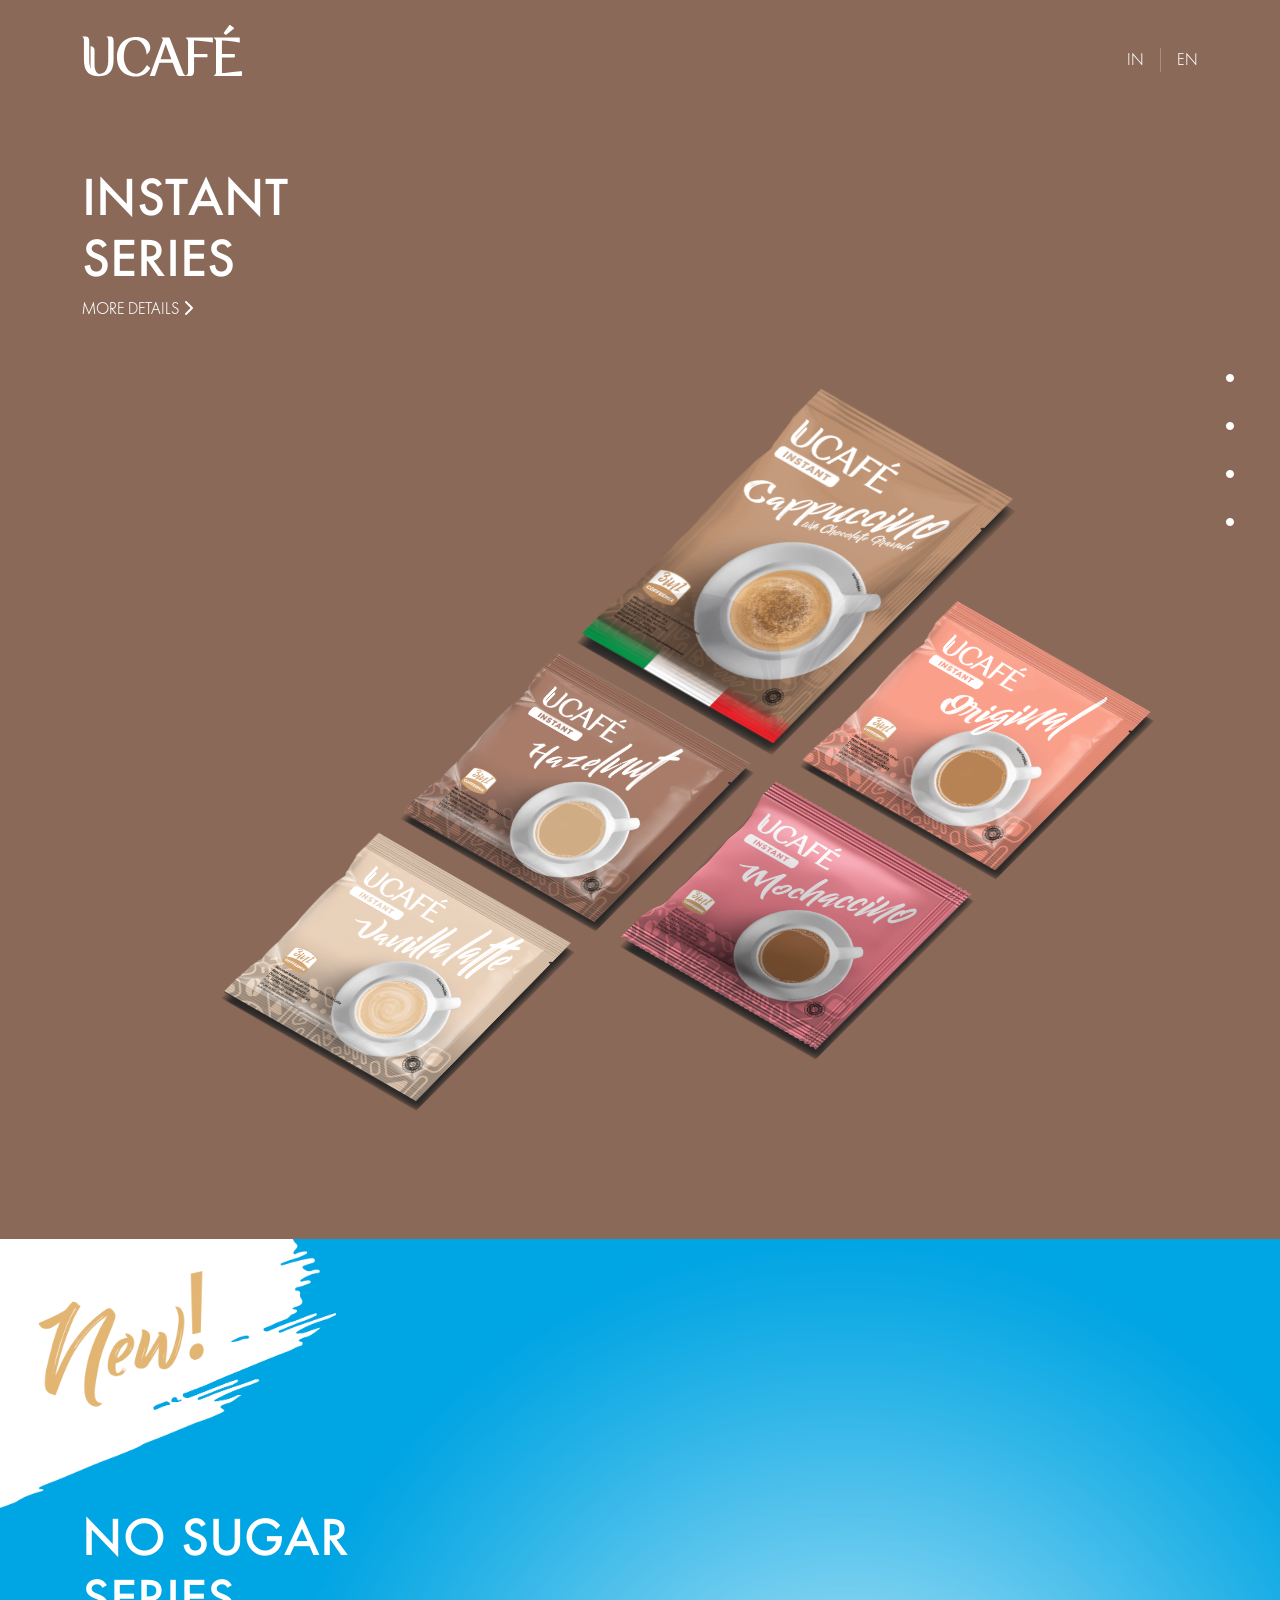
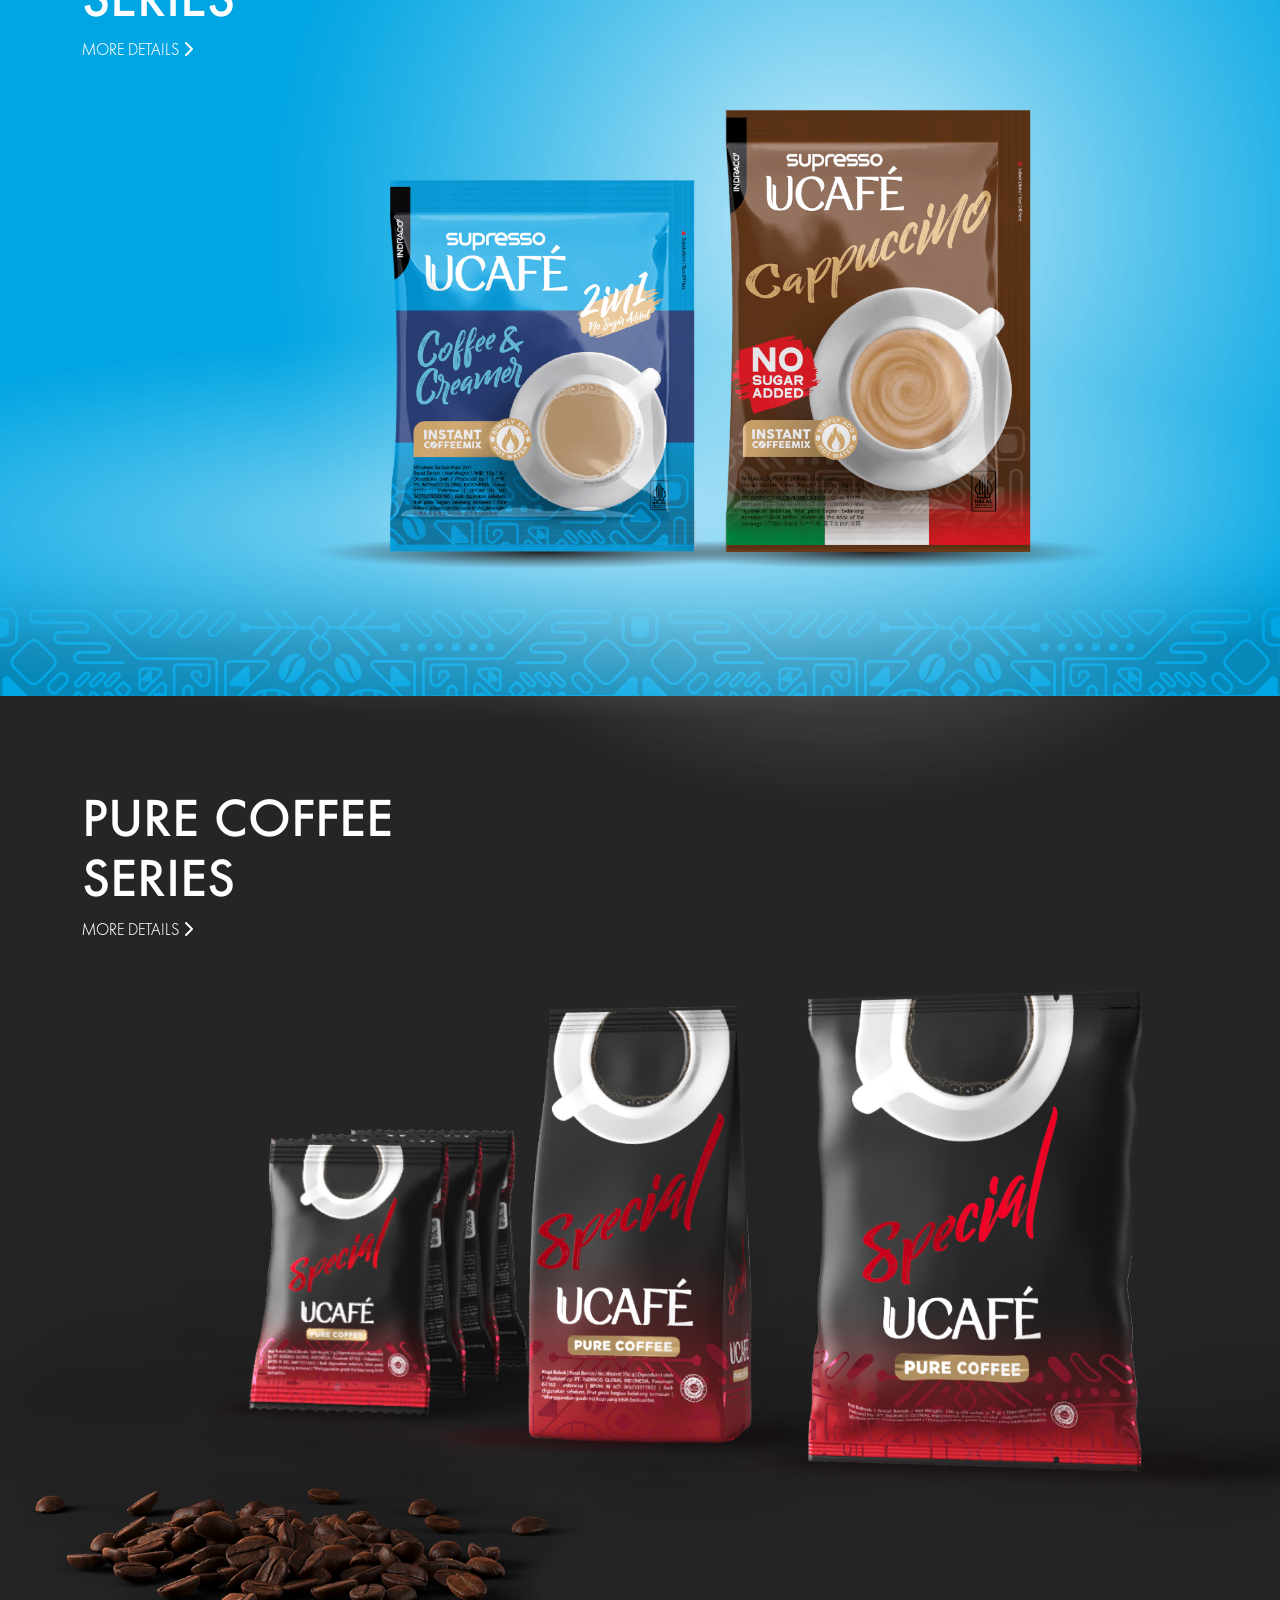
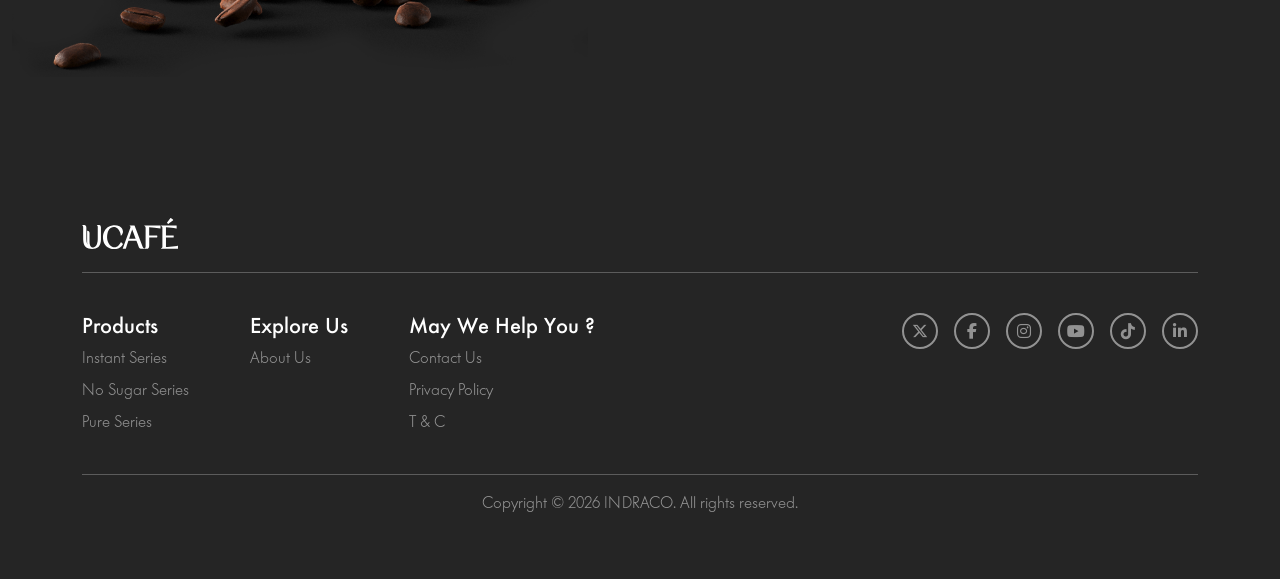
<file: templates/index.html>
<!DOCTYPE html>
<html lang="en">

<head>
   <meta charset="UTF-8">
   <meta name="viewport" content="width=device-width, initial-scale=1.0">
   <title>UCAFÉ Coffee &bull; Your Best Coffee Friend</title>
   <link rel="shortcut icon" href="../assets/img/icon-ucafe.ico" type="image/x-icon">
   <link rel="stylesheet" href="../assets/vendors/bootstrap-5.3.3-dist/css/bootstrap.min.css">
   <link rel="stylesheet" href="../assets/vendors/fontawesome-free-6.7.2-web/css/all.min.css">
   <link rel="stylesheet" href="../assets/fonts/Futura/Futura.css">
   <link rel="stylesheet" href="css/styles.css">
   <link rel="stylesheet" href="css/landing.css">
   <script src="../assets/vendors/jquery-3.7.1.min.js.js"></script>
   <script src="../assets/vendors/bootstrap-5.3.3-dist/js/bootstrap.bundle.min.js"></script>
   <style>
      * {
         outline: solid 1px green;
         outline: solid 1px transparent;
      }
   </style>
</head>

<body>
   <div class="page">
      <header class="page-header">
         <script src="layout/navbar.js"></script>
         <script src="layout/navside.js"></script>
      </header><!-- end page wrapper -->
      <main class="page-content">

         <section class="py-5" id="instant-series">
            <div class="container">
               <header class="mb-5">
                  <h5 class="display-5">
                     <b class="fw-medium">
                        INSTANT <br class="d-none d-md-block"> SERIES
                     </b>
                  </h5>
                  <a href="detail.html">
                     MORE DETAILS <i class="fas fa-chevron-right"></i>
                  </a>
               </header>
               <main>
                  <div class="product-list">
                     <div class="product-item">
                        <a href="#" class="product-link">
                           <img src="../assets/img/home-instant-cappuccino.png" width="100%" height="auto" alt="">
                        </a><!-- end product link -->
                        <div class="product-masking">
                           <img src="../assets/img/home-instant-cappuccino.png" width="100%" height="auto" alt="">
                        </div><!-- end product masking -->
                        <div class="product-shadow">
                           <img src="../assets/img/home-shadow-instant-long.png" width="100%" height="auto" alt="">
                        </div><!-- end product shadow -->
                     </div><!-- end product item -->
                     <div class="product-item">
                        <a href="#" class="product-link">
                           <img src="../assets/img/home-instant-original.png" width="100%" height="auto" alt="">
                        </a><!-- end product link -->
                        <div class="product-masking">
                           <img src="../assets/img/home-instant-original.png" width="100%" height="auto" alt="">
                        </div><!-- end product masking -->
                        <div class="product-shadow">
                           <img src="../assets/img/home-shadow-instant-short.png" width="100%" height="auto" alt="">
                        </div><!-- end product shadow -->
                     </div><!-- end product item -->
                     <div class="product-item">
                        <a href="#" class="product-link">
                           <img src="../assets/img/home-instant-hazelnut.png" width="100%" height="auto" alt="">
                        </a><!-- end product link -->
                        <div class="product-masking">
                           <img src="../assets/img/home-instant-hazelnut.png" width="100%" height="auto" alt="">
                        </div><!-- end product masking -->
                        <div class="product-shadow">
                           <img src="../assets/img/home-shadow-instant-short.png" width="100%" height="auto" alt="">
                        </div><!-- end product shadow -->
                     </div><!-- end product item -->
                     <div class="product-item">
                        <a href="#" class="product-link">
                           <img src="../assets/img/home-instant-mochaccino.png" width="100%" height="auto" alt="">
                        </a><!-- end product link -->
                        <div class="product-masking">
                           <img src="../assets/img/home-instant-mochaccino.png" width="100%" height="auto" alt="">
                        </div><!-- end product masking -->
                        <div class="product-shadow">
                           <img src="../assets/img/home-shadow-instant-short.png" width="100%" height="auto" alt="">
                        </div><!-- end product shadow -->
                     </div><!-- end product item -->
                     <div class="product-item">
                        <a href="#" class="product-link">
                           <img src="../assets/img/home-instant-vanilla-latte.png" width="100%" height="auto" alt="">
                        </a><!-- end product link -->
                        <div class="product-masking">
                           <img src="../assets/img/home-instant-vanilla-latte.png" width="100%" height="auto" alt="">
                        </div><!-- end product masking -->
                        <div class="product-shadow">
                           <img src="../assets/img/home-shadow-instant-short.png" width="100%" height="auto" alt="">
                        </div><!-- end product shadow -->
                     </div><!-- end product item -->
                  </div><!-- end product list -->
               </main>
            </div><!-- end container -->
         </section>

         <section id="nosugar-series" class="p-0">
            <div class="container-fluid p-0">
               <div class="w-50" style="max-width: 21rem;">
                  <img src="../assets/img/home-nosugar-badge.png" width="100%" height="auto" alt="">
               </div>
            </div><!-- end container -->
            <div class="container">
               <header class="mb-5">
                  <h5 class="display-5">
                     <b class="fw-medium">
                        NO SUGAR <br class="d-none d-md-block"> SERIES
                     </b>
                  </h5>
                  <a href="detail.html">
                     MORE DETAILS <i class="fas fa-chevron-right"></i>
                  </a>
               </header>
               <main>
                  <div class="product-list">
                     <div class="product-item" id="nosugar-coffeecreamer">
                        <a href="#" class="product-link">
                           <img src="../assets/img/home-nosugar-coffeecreamer.png" width="100%" height="auto" alt="">
                        </a><!-- end product link -->
                        <div class="product-masking">
                           <img src="../assets/img/home-nosugar-coffeecreamer.png" width="100%" height="auto" alt="">
                        </div><!-- end product masking -->
                        <div class="product-shadow">
                           <img src="../assets/img/home-shadow-nosugar.png" width="100%" height="auto" alt="">
                        </div><!-- end product shadow -->
                     </div><!-- end product item -->
                     <div class="product-item" id="nosugar-cappuccino">
                        <a href="#" class="product-link">
                           <img src="../assets/img/home-nosugar-cappuccino.png" width="100%" height="auto" alt="">
                        </a><!-- end product link -->
                        <div class="product-masking">
                           <img src="../assets/img/home-nosugar-cappuccino.png" width="100%" height="auto" alt="">
                        </div><!-- end product masking -->
                        <div class="product-shadow">
                           <img src="../assets/img/home-shadow-nosugar.png" width="100%" height="auto" alt="">
                        </div><!-- end product shadow -->
                     </div><!-- end product item -->
                  </div><!-- end product list -->
               </main>
            </div><!-- end container -->
            <div class="container-fluid p-0">
               <div class="row g-0 row-cols-1 row-cols-lg-2">
                  <div class="col d-none d-lg-block">
                     <img src="../assets/img/home-nosugar-motif.png" width="100%" height="auto" alt="">
                  </div><!-- end col -->
                  <div class="col">
                     <img src="../assets/img/home-nosugar-motif.png" width="100%" height="auto" alt="">
                  </div><!-- end col -->
               </div><!-- end row -->
            </div><!-- end container -->
         </section>

         <section id="pure-series">
            <div class="container">
               <header class="mb-5">
                  <h5 class="display-5">
                     <b class="fw-medium">
                        PURE COFFEE <br class="d-none d-md-block"> SERIES
                     </b>
                  </h5>
                  <a href="detail.html">
                     MORE DETAILS <i class="fas fa-chevron-right"></i>
                  </a>
               </header>
               <main>
                  <div class="product-list">
                     <div class="product-item" id="pure-7g">
                        <a href="#" class="product-link">
                           <img src="../assets/img/home-pure-7g.png" width="100%" height="auto" alt="">
                        </a><!-- end product link -->
                        <div class="product-masking">
                           <img src="../assets/img/home-pure-7g.png" width="100%" height="auto" alt="">
                        </div><!-- end product masking -->
                        <div class="product-shadow">
                           <img src="../assets/img/home-shadow-pure-7g.png" width="100%" height="auto" alt="">
                        </div><!-- end product shadow -->
                     </div><!-- end product item -->
                     <div class="product-item" id="pure-150g">
                        <a href="#" class="product-link">
                           <img src="../assets/img/home-pure-150g.png" width="100%" height="auto" alt="">
                        </a><!-- end product link -->
                        <div class="product-masking">
                           <img src="../assets/img/home-pure-150g.png" width="100%" height="auto" alt="">
                        </div><!-- end product masking -->
                        <div class="product-shadow">
                           <img src="../assets/img/home-shadow-pure-150g.png" width="100%" height="auto" alt="">
                        </div><!-- end product shadow -->
                     </div><!-- end product item -->
                     <div class="product-item" id="pure-140g">
                        <a href="#" class="product-link">
                           <img src="../assets/img/home-pure-140g.png" width="100%" height="auto" alt="">
                        </a><!-- end product link -->
                        <div class="product-masking">
                           <img src="../assets/img/home-pure-140g.png" width="100%" height="auto" alt="">
                        </div><!-- end product masking -->
                        <div class="product-shadow">
                           <img src="../assets/img/home-shadow-pure-140g.png" width="100%" height="auto" alt="">
                        </div><!-- end product shadow -->
                     </div><!-- end product item -->
                  </div><!-- end product list -->
               </main>
            </div><!-- end container -->
            <div class="container-xxl">
               <div class="w-75" style="max-width: 36rem;">
                  <img src="../assets/img/home-pure-beans.png" width="100%" height="auto" alt="">
               </div>
            </div><!-- end container -->
         </section>

      </main><!-- end page content -->
      <footer class="page-footer">
         <script src="layout/footbar.js"></script>
      </footer><!-- end page footer -->
   </div><!-- end page -->
   <script src="js/custom.js"></script>
</body>

</html>
</file>
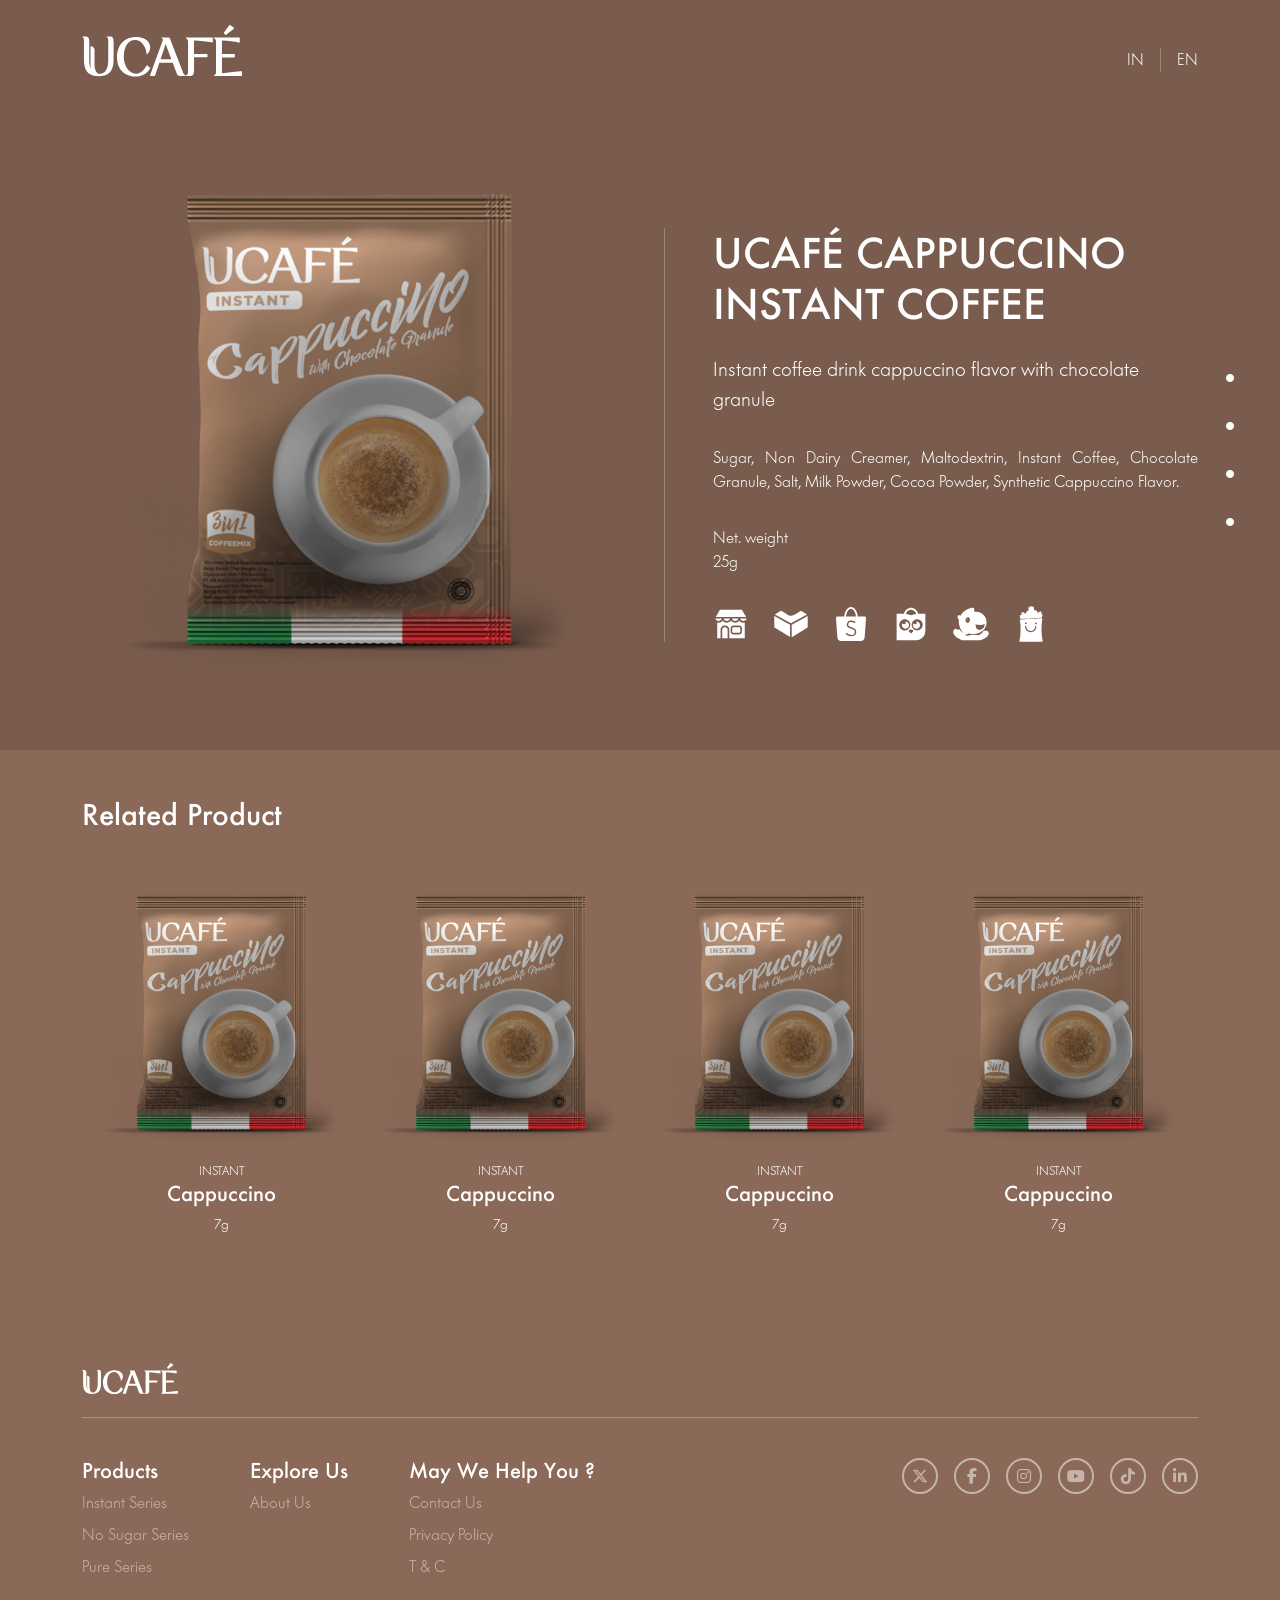
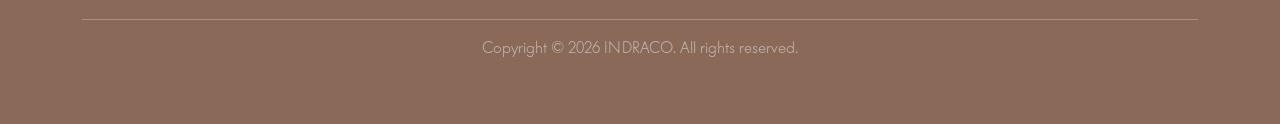
<file: templates/detail.html>
<!DOCTYPE html>
<html lang="en">
<head>
   <meta charset="UTF-8">
   <meta name="viewport" content="width=device-width, initial-scale=1.0">
   <title>UCAFÉ Coffee &bull; Instant Cappuccino</title>
   <link rel="shortcut icon" href="../assets/img/icon-ucafe.ico" type="image/x-icon">
   <link rel="stylesheet" href="../assets/vendors/bootstrap-5.3.3-dist/css/bootstrap.min.css">
   <link rel="stylesheet" href="../assets/vendors/fontawesome-free-6.7.2-web/css/all.min.css">
   <link rel="stylesheet" href="../assets/fonts/Futura/Futura.css">
   <link rel="stylesheet" href="css/styles.css">
   <link rel="stylesheet" href="css/detail.css">
   <script src="../assets/vendors/jquery-3.7.1.min.js.js"></script>
   <script src="../assets/vendors/bootstrap-5.3.3-dist/js/bootstrap.bundle.min.js"></script>
   <style>
      * {
         outline: solid 1px green;
         outline: solid 1px transparent;
      }
   </style>
</head>
<body>
   <div class="page">
      <header class="page-header">
         <script src="layout/navbar.js"></script>
         <script src="layout/navside.js"></script>
      </header><!-- end page wrapper -->
      <main class="page-content">
         <section class="py-5" id="detail-product">
            <div class="container">
               <div class="row row-cols-1 row-gap-4 row-cols-lg-2 align-items-lg-center gx-lg-5">
                  <div class="col">

                     <div class="sticky-lg-top">
                        <div id="carousel-detail-product" class="carousel slide" data-bs-ride="false">
                           <div class="carousel-inner">
                              <div class="carousel-item">
                                 <div class="ratio ratio-1x1">
                                    <img src="../assets/img/instant-cappuccino-1.png" class="img-fluid w-100" alt="">
                                 </div>
                              </div><!-- end carousel item -->
                              <div class="carousel-item">
                                 <div class="ratio ratio-1x1">
                                    <img src="../assets/img/instant-cappuccino-2.png" class="img-fluid w-100" alt="">
                                 </div>
                              </div><!-- end carousel item -->
                              <div class="carousel-item">
                                 <div class="ratio ratio-1x1">
                                    <img src="../assets/img/instant-cappuccino-3.png" class="img-fluid w-100" alt="">
                                 </div>
                              </div><!-- end carousel item -->
                           </div><!-- carousel inner -->
                           <button class="carousel-control carousel-control-prev" type="button" data-bs-target="#carousel-detail-product" data-bs-slide="prev">
                              <span class="carousel-control-prev-icon" aria-hidden="true"></span>
                              <span class="visually-hidden">Previous</span>
                           </button>
                           <button class="carousel-control carousel-control-next" type="button" data-bs-target="#carousel-detail-product" data-bs-slide="next">
                              <span class="carousel-control-next-icon" aria-hidden="true"></span>
                              <span class="visually-hidden">Next</span>
                           </button>
                        </div><!-- end carousel detail product -->
                     </div>

                  </div><!-- end col -->
                  <div class="col">
                     <div class="row gx-lg-5">
                        <div class="col col-auto d-none d-lg-block">
                           <div class="vr h-100"></div>
                        </div><!-- end col -->
                        <div class="col col-12 col-lg">
                           <div id="product-specification" class="list-unstyled m-0 d-flex flex-column row-gap-3">
                              <h2 class="display-6 text-uppercase">
                                 <b class="fw-medium">
                                    UCAFÉ cappuccino <br> instant coffee
                                 </b>
                              </h2>
                              <p class="lead">
                                 Instant coffee drink cappuccino flavor with chocolate granule 
                              </p>
                              <p class="text-justify text-capitalize">
                                 Sugar, non dairy creamer, maltodextrin, instant coffee, chocolate granule, salt, milk powder, cocoa powder, synthetic cappuccino flavor.
                              </p>
                              <p>
                                 Net. weight <br> 25g
                              </p>
                              <nav id="nav-marketplace" class="d-flex flex-wrap gap-3 column-gap-md-4">
                                 <a href="#" target="_blank" class="text-decoration-none">
                                    <script src="../assets/img/marketplace/icon-store.js"></script>
                                 </a>
                                 <a href="#" target="_blank" class="text-decoration-none">
                                    <script src="../assets/img/marketplace/icon-lazada.js"></script>
                                 </a>
                                 <a href="#" target="_blank" class="text-decoration-none">
                                    <script src="../assets/img/marketplace/icon-shopee.js"></script>
                                 </a>
                                 <a href="#" target="_blank" class="text-decoration-none">
                                    <script src="../assets/img/marketplace/icon-tokopedia.js"></script>
                                 </a>
                                 <a href="#" target="_blank" class="text-decoration-none">
                                    <script src="../assets/img/marketplace/icon-jd.js"></script>
                                 </a>
                                 <a href="#" target="_blank" class="text-decoration-none">
                                    <script src="../assets/img/marketplace/icon-blibli.js"></script>
                                 </a>
                              </nav>
                           </div><!-- end product specification -->
                        </div><!-- end col -->
                     </div><!-- end row -->
                  </div>
               </div><!-- end row -->
            </div><!-- end container -->
         </section>
         <section class="py-5" id="related-product">
            <div class="container">
               <h5 class="fs-3 mb-5">
                  <b class="fw-medium">
                     Related Product
                  </b>
               </h5>

               <div id="carousel-related-product" class="carousel slide" data-bs-ride="carousel" data-bs-interval="5000" data-bs-pause="false">
                  <div class="carousel-inner text-center">
                     <div class="carousel-item">
                        <div class="col">
                           <script src="layout/product-slider-item.js"></script>
                        </div><!-- end col -->
                     </div><!-- end carousel item -->
                     <div class="carousel-item">
                        <div class="col">
                           <script src="layout/product-slider-item.js"></script>
                        </div><!-- end col -->
                     </div><!-- end carousel item -->
                     <div class="carousel-item">
                        <div class="col">
                           <script src="layout/product-slider-item.js"></script>
                        </div><!-- end col -->
                     </div><!-- end carousel item -->
                     <div class="carousel-item">
                        <div class="col">
                           <script src="layout/product-slider-item.js"></script>
                        </div><!-- end col -->
                     </div><!-- end carousel item -->
                     <div class="carousel-item">
                        <div class="col">
                           <script src="layout/product-slider-item.js"></script>
                        </div><!-- end col -->
                     </div><!-- end carousel item -->
                     <div class="carousel-item">
                        <div class="col">
                           <script src="layout/product-slider-item.js"></script>
                        </div><!-- end col -->
                     </div><!-- end carousel item -->
                     <div class="carousel-item">
                        <div class="col">
                           <script src="layout/product-slider-item.js"></script>
                        </div><!-- end col -->
                     </div><!-- end carousel item -->
                     <div class="carousel-item">
                        <div class="col">
                           <script src="layout/product-slider-item.js"></script>
                        </div><!-- end col -->
                     </div><!-- end carousel item -->
                     <div class="carousel-item">
                        <div class="col">
                           <script src="layout/product-slider-item.js"></script>
                        </div><!-- end col -->
                     </div><!-- end carousel item -->
                     <div class="carousel-item">
                        <div class="col">
                           <script src="layout/product-slider-item.js"></script>
                        </div><!-- end col -->
                     </div><!-- end carousel item -->
                     <div class="carousel-item">
                        <div class="col">
                           <script src="layout/product-slider-item.js"></script>
                        </div><!-- end col -->
                     </div><!-- end carousel item -->
                  </div><!-- end carousel inner -->
                  <button class="carousel-control carousel-control-prev w-auto" type="button" data-bs-target="#carousel-related-product" data-bs-slide="prev">
                     <span class="carousel-control-prev-icon" aria-hidden="true"></span>
                     <span class="visually-hidden">Previous</span>
                  </button>
                  <button class="carousel-control carousel-control-next w-auto" type="button" data-bs-target="#carousel-related-product" data-bs-slide="next">
                     <span class="carousel-control-next-icon" aria-hidden="true"></span>
                     <span class="visually-hidden">Next</span>
                  </button>
               </div><!-- end carousel related product -->

            </div><!-- end container -->
         </section>
      </main><!-- end page content -->
      <footer class="page-footer">
         <script src="layout/footbar.js"></script>
      </footer><!-- end page footer -->
   </div><!-- end page -->
   <script src="js/custom.js"></script>
</body>
</html>
</file>
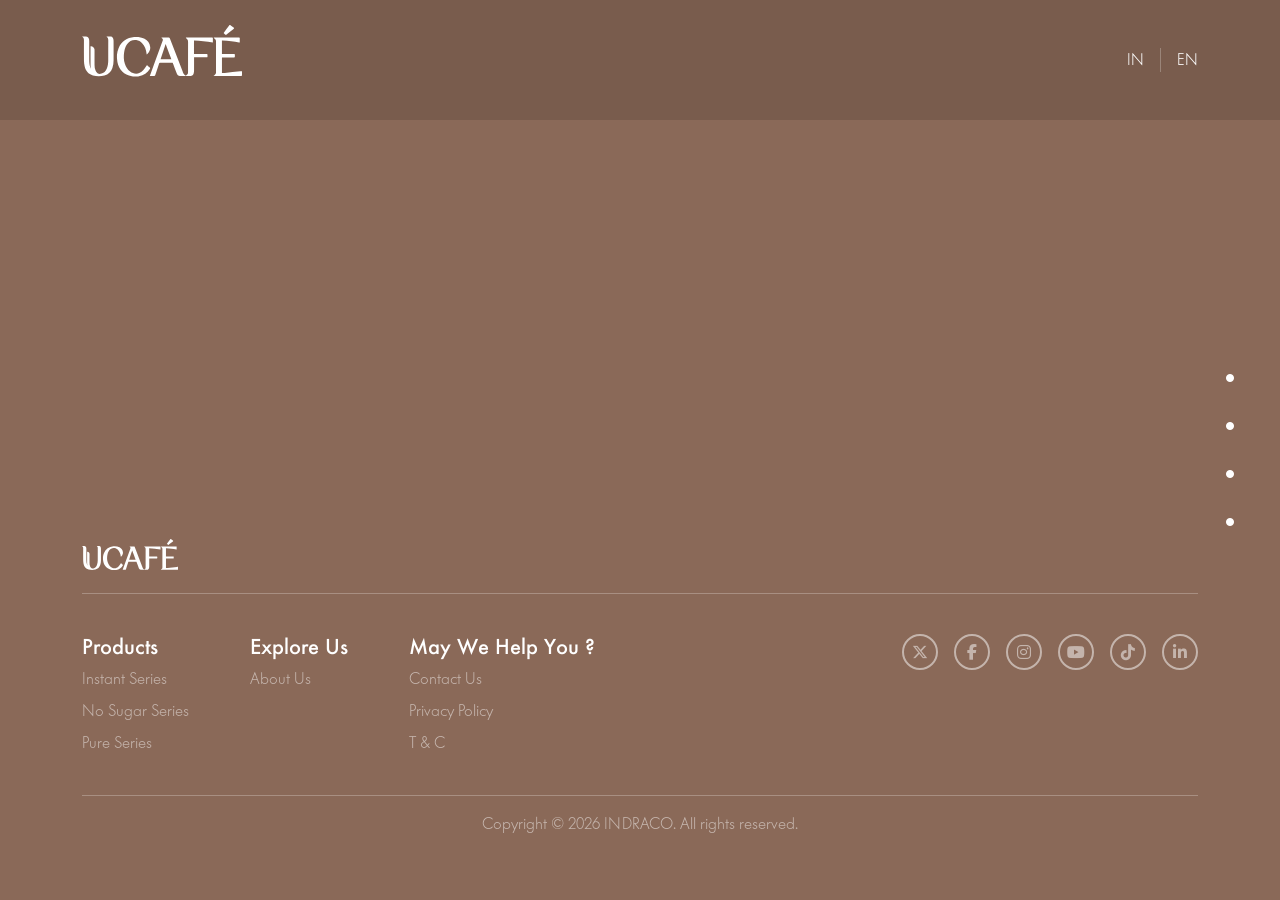
<file: templates/findus.html>
<!DOCTYPE html>
<html lang="en">

<head>
   <meta charset="UTF-8">
   <meta name="viewport" content="width=device-width, initial-scale=1.0">
   <title>UCAFÉ Coffee &bull; Find Us</title>
   <link rel="shortcut icon" href="../assets/img/icon-ucafe.ico" type="image/x-icon">
   <link rel="stylesheet" href="../assets/vendors/bootstrap-5.3.3-dist/css/bootstrap.min.css">
   <link rel="stylesheet" href="../assets/vendors/fontawesome-free-6.7.2-web/css/all.min.css">
   <link rel="stylesheet" href="../assets/fonts/Futura/Futura.css">
   <link rel="stylesheet" href="css/styles.css">
   <link rel="stylesheet" href="css/detail.css">
   <script src="../assets/vendors/jquery-3.7.1.min.js.js"></script>
   <script src="../assets/vendors/bootstrap-5.3.3-dist/js/bootstrap.bundle.min.js"></script>
   <style>
      * {
         outline: solid 1px green;
         outline: solid 1px transparent;
      }
   </style>
</head>

<body>
   <div class="page">
      <header class="page-header">
         <script src="layout/navbar.js"></script>
         <script src="layout/navside.js"></script>
      </header><!-- end page wrapper -->
      <main class="page-content">
         <section>
            <div class="container py-5">
               <div class="row row-cols-1 row-gap-5">
                  <div class="col"></div><!-- end col -->
                  <div class="col"></div><!-- end col -->
               </div><!-- end row -->
            </div><!-- end container -->
         </section>
      </main><!-- end page content -->
      <footer class="page-footer">
         <script src="layout/footbar.js"></script>
      </footer><!-- end page footer -->
   </div><!-- end page -->
   <script src="js/custom.js"></script>
</body>

</html>
</file>
<file: assets/fonts/Futura/Futura.css>
@font-face {
   font-family: 'FuturaMedium';
   src: url(FuturaMedium.woff);
   font-weight: 500;
   font-style: normal;
}

.fw-medium {
   font-family: 'FuturaMedium';
}

@font-face {
   font-family: 'FuturaLight';
   src: url(FuturaLight.woff);
   font-weight: 300;
   font-style: normal;
}

.fw-light {
   font-family: 'FuturaLight';
}

@font-face {
   font-family: 'FuturaBold';
   src: url(FuturaBold.woff);
   font-weight: 700;
   font-style: normal;
}

.fw-Bold {
   font-family: 'FuturaBold';
}

body {
   font-family: 'FuturaLight';
}
</file>
<file: templates/css/styles.css>
:root {
   --basic-transition: all .24s ease-in-out;
   --color-default: #3a3a3a;
   --color-light: #ffffff;
   --color-dark: #252525;
   --color-nosugar: #00a5e3;
   --color-nosugar-cappuccino: #76543c;
   --color-instant-cappuccino: #8a6958;
   --color-instant-hazelnut: #675552;
   --color-instant-original: #995f5d;
   --color-instant-latte: #73695d;
   --color-instant-mochaccino: #99585e;
}

/* ---------------------------- page */
.page {
   display: flex;
   flex-direction: column;
   min-height: 100vh;
   background-color: var(--color-default);
   color: var(--color-light);
   overflow-x: hidden;

   /* ---------------------------- page header */
   .page-header {
      flex-grow: 0;

      .navbar-brand > img {
         max-width: 7rem;

         @media (min-width: 992px) {
            max-width: 10rem;
         }
      }

      .navside {
         z-index: 1030;
         
         & .nav-link {
            position: relative;
            width: 3rem;
            height: 3rem;
   
            i {
               position: absolute;
               top: 50%;
               left: 50%;
               transform: translate(-50%, -50%) scale(.5);
               transition: var(--basic-transition);
            }
            
            &:hover i {
               transform: translate(-50%, -50%) scale(1);
            }
            
            span {
               position: absolute;
               top: 50%;
               right: 100%;
               transform: translateY(-50%);
               transition: var(--basic-transition);
               font-size: .25rem;
               opacity: 0;
               visibility: hidden;
            }
            
            &:hover span {
               font-size: 1.25rem;
               opacity: 1;
               visibility: visible;
            }
         }
      }

   }

   /* ---------------------------- page content */
   .page-content {
      flex-grow: 1;

      @media (min-width: 1400px) {
         font-size: 1.25em;
      }

      & > section {
         padding: calc(3rem + 1vw) 0;
         
         @media (min-width: 992px) {
            padding: calc(5rem + 1vw) 0;
         }
      }
   }
   
   /* ---------------------------- page footer */
   .page-footer {
      flex-grow: 0;

      a {
         opacity: .5;
         text-decoration: none;

         &:hover,
         &.active {
            opacity: 1;
            text-decoration: underline;
         }
      }

      #nav-sosmed a {
         position: relative;
         width: 2.25em;
         height: 2.25em;

         &::before {
            content: '';
            width: 100%;
            height: 100%;
            border-radius: 100%;
            border: solid 2px currentColor;
            position: absolute;
            top: 50%;
            left: 50%;
            transform: translate(-50%, -50%) scale(1);
            opacity: 1;
            transition: var(--basic-transition);
         }
         &:hover::before {
            transform: translate(-50%, -50%) scale(.5);
            opacity: 0;
         }

         & > i {
            position: absolute;
            top: 50%;
            left: 50%;
            transform: translate(-50%, -50%) scale(1);
            transition: var(--basic-transition);
         }
         &:hover > i {
            transform: translate(-50%, -50%) scale(2);
         }
      }
   }

   /* ---------------------------- custom css & bootstrap */
   a {
      color: inherit !important;
      text-decoration: none;
   }

   svg {
      fill: currentColor;
   }

   .lead {
      font-size: 1.25em;
   }

   .text-justify {
      text-align: justify;
      hyphens: auto;
      word-break: break-word;
   }

   /* ---------- custom carousel */
   .carousel {
      @media (min-width: 992px) {
         .carousel-control span {
            opacity: 0;
            visibility: hidden;
            transition: all .36s ease-in-out;
         }
   
         &:hover .carousel-control span {
            opacity: 1;
            visibility: visible;
         }
      }
   }
   
   #carousel-related-product .carousel-inner .carousel-item.active,
   #carousel-related-product .carousel-inner .carousel-item-next,
   #carousel-related-product .carousel-inner .carousel-item-prev {
      display: flex;
   }
   
   @media (max-width: 767.98px) {
      #carousel-related-product .col {
         max-width: 50%;
         flex-basis: 50%;
      }
   
      #carousel-related-product .carousel-inner .carousel-item-end.active,
      #carousel-related-product .carousel-inner .carousel-item-next {
         transform: translateX(50%);
      }
   
      #carousel-related-product .carousel-inner .carousel-item-start.active,
      #carousel-related-product .carousel-inner .carousel-item-prev {
         transform: translateX(-50%);
      }
   }
   
   @media (min-width: 768px) and (max-width: 1199.98px) {
      #carousel-related-product .col {
         max-width: 33.3333%;
         flex-basis: 33.3333%;
      }
   
      #carousel-related-product .carousel-inner .carousel-item-end.active,
      #carousel-related-product .carousel-inner .carousel-item-next {
         transform: translateX(33.3333%);
      }
   
      #carousel-related-product .carousel-inner .carousel-item-start.active,
      #carousel-related-product .carousel-inner .carousel-item-prev {
         transform: translateX(-33.3333%);
      }
   }
   
   @media (min-width: 1200px) and (max-width: 1399.98px) {
      #carousel-related-product .col {
         max-width: 25%;
         flex-basis: 25%;
      }
   
      #carousel-related-product .carousel-inner .carousel-item-end.active,
      #carousel-related-product .carousel-inner .carousel-item-next {
         transform: translateX(25%);
      }
   
      #carousel-related-product .carousel-inner .carousel-item-start.active,
      #carousel-related-product .carousel-inner .carousel-item-prev {
         transform: translateX(-25%);
      }
   }
   
   @media (min-width: 1400px) {
      #carousel-related-product .col {
         max-width: 20%;
         flex-basis: 20%;
      }
   
      #carousel-related-product .carousel-inner .carousel-item-end.active,
      #carousel-related-product .carousel-inner .carousel-item-next {
         transform: translateX(20%);
      }
   
      #carousel-related-product .carousel-inner .carousel-item-start.active,
      #carousel-related-product .carousel-inner .carousel-item-prev {
         transform: translateX(-20%);
      }
   }
   
   #carousel-related-product .carousel-inner .carousel-item-end,
   #carousel-related-product .carousel-inner .carousel-item-start {
      transform: translateX(0);
   }
}
</file>
<file: templates/css/landing.css>
.page {
   background-color: var(--color-instant-cappuccino);

   .page-content {
      text-align: center;

      @media (min-width: 992px) {
         text-align: left;
      }

      section>.container>header {
         position: relative;
         z-index: 2;
      }

      section>.container>main {
         z-index: 1;
      }

      .product-link,
      .product-shadow {
         transition: var(--basic-transition);
      }

      .product-masking {
         width: 100%;
         height: auto;
         opacity: 1;
         visibility: hidden;
      }
   }

   .page-footer {
      background-color: var(--color-dark);
   }
}

#instant-series {
   background-color: transparent;

   .product-list {
      display: grid;
      grid-template-columns: 1fr 1fr;
      gap: calc(1rem + 1vw);
      align-items: end;
      width: 45%;
      max-width: 30rem;
      margin: 0 auto;
      transform: rotate(30deg) skew(-15deg) translateX(12%);

      @media (min-width: 992px) {
         margin-right: 25%;
      }

      .product-item {
         position: relative;

         .product-link {
            position: absolute;
            top: 50%;
            left: 50%;
            transform: translate(-50%, -50%);
            width: 100%;
            height: auto;
            z-index: 20;
         }

         .product-shadow {
            position: absolute;
            top: 50%;
            left: 50%;
            transform: translate(-47%, -47%);
            width: 100%;
            height: auto;
            z-index: 10;
            opacity: 1;
            filter: blur(0);
         }

         @media (min-width: 992px) {
            .product-link:hover {
               transform: translate(-60%, -60%);
               width: 120%;
               z-index: 40;
            }

            .product-link:hover~.product-shadow {
               width: 150%;
               opacity: .25;
               filter: blur(.25rem);
               z-index: 30;
            }
         }
      }
   }
}

#nosugar-series {
   background-color: var(--color-nosugar);

   .product-list {
      display: grid;
      grid-template-columns: 1fr 1fr;
      align-items: end;
      width: 70%;
      max-width: 40rem;
      margin: 0 auto;
      gap: calc(1rem + 1vw);
      position: relative;

      &::before {
         content: '';
         width: 100%;
         height: 100%;
         background-image: url(/assets/img/home-bg-flare-white.png);
         background-repeat: no-repeat;
         background-position: center;
         background-size: contain;
         position: absolute;
         top: 25%;
         left: 25%;
         transform: translate(-50%, -50%) scale(3);
      }

      @media (min-width: 992px) {
         margin-right: 15%;
      }

      .product-item {
         position: relative;
         z-index: 1;

         .product-link {
            position: absolute;
            top: 50%;
            left: 50%;
            transform: translate(-50%, -50%);
            width: 100%;
            height: auto;
            z-index: 20;
            filter: blur(0rem);
         }

         .product-masking {
            width: 100%;
            height: auto;
            opacity: 0;
            visibility: hidden;
         }

         .product-shadow {
            position: absolute;
            top: 100%;
            left: 50%;
            transform: translate(-50%, -50%);
            width: 240%;
            height: auto;
            z-index: 10;
            filter: blur(0rem);
         }

         @media (min-width: 992px) {
            &:hover .product-link {
               width: 120%;
            }

            &#nosugar-coffeecreamer:hover {
               z-index: 10;

               .product-link {
                  transform: translate(-50%, -75%) rotate(-5deg);
               }
            }

            &#nosugar-cappuccino:hover {
               z-index: 10;

               .product-link {
                  transform: translate(-50%, -75%) rotate(5deg);
               }
            }

            &:hover .product-shadow {
               width: 420%;
               opacity: .5;
               transform: translate(-50%, 0%);
            }
         }
      }

      @media (min-width: 992px) {
         &:has(#nosugar-coffeecreamer:hover) #nosugar-cappuccino .product-link,
         &:has(#nosugar-coffeecreamer:hover) #nosugar-cappuccino .product-shadow,
         &:has(#nosugar-cappuccino:hover) #nosugar-coffeecreamer .product-link,
         &:has(#nosugar-cappuccino:hover) #nosugar-coffeecreamer .product-shadow {
            filter: blur(.25rem);
         }
      }
   }
}

#pure-series {
   background-color: var(--color-dark);

   .product-list {
      display: grid;
      grid-template-columns: 1fr 1fr 1.2fr;
      align-items: end;
      width: 80%;
      max-width: 56rem;
      margin: 0 auto;

      @media (min-width: 992px) {
         margin-right: 5%;
      }

      .product-item {
         position: relative;

         .product-link {
            width: 100%;
            height: auto;
            position: absolute;
            top: 50%;
            left: 50%;
            transform: translate(-50%, -50%);
            z-index: 20;
         }

         .product-masking {
            width: 100%;
            height: auto;
            opacity: 0;
            visibility: hidden;
         }

         .product-shadow {
            width: 350%;
            position: absolute;
            top: 100%;
            left: 0;
         }
         
      }
      
      #pure-7g {
         margin-bottom: 20%;
         
         .product-shadow {
            transform: translate(-40%, -67%);
         }
         
         @media (min-width: 992px) {
            & .product-link:hover {
               transform: translate(-50%, -70%);
            }
            & .product-link:hover ~ .product-shadow {
               transform: translate(-30%, -70%);
            }
         }
      }

      #pure-150g {
         margin-bottom: 10%;
         margin-right: 20%;

         .product-shadow {
            transform: translate(-45%, -81%);
         }
         
         @media (min-width: 992px) {
            & .product-link:hover {
               transform: translate(-50%, -65%);
            }
            & .product-link:hover ~ .product-shadow {
               transform: translate(-35%, -84%);
            }
         }
      }
      
      #pure-140g {
         .product-shadow {
            width: 260%;
            transform: translate(-30%, -81%);
         }
         
         @media (min-width: 992px) {
            & .product-link:hover {
               transform: translate(-50%, -60%) rotate(3deg);
            }
            & .product-link:hover ~ .product-shadow {
               transform: translate(-20%, -84%);
            }
         }
      }
   }
}
</file>
<file: templates/css/detail.css>
.page {
   background-color: var(--color-instant-cappuccino);
}

.page-header, #detail-product {
   background-color: rgba(0, 0, 0, .125);
}

#nav-marketplace svg {
   width: 2.25em;
   height: 2.25em;
}

#carousel-related-product .carousel-item {
   background-color: var(--color-instant-cappuccino);
}
</file>
